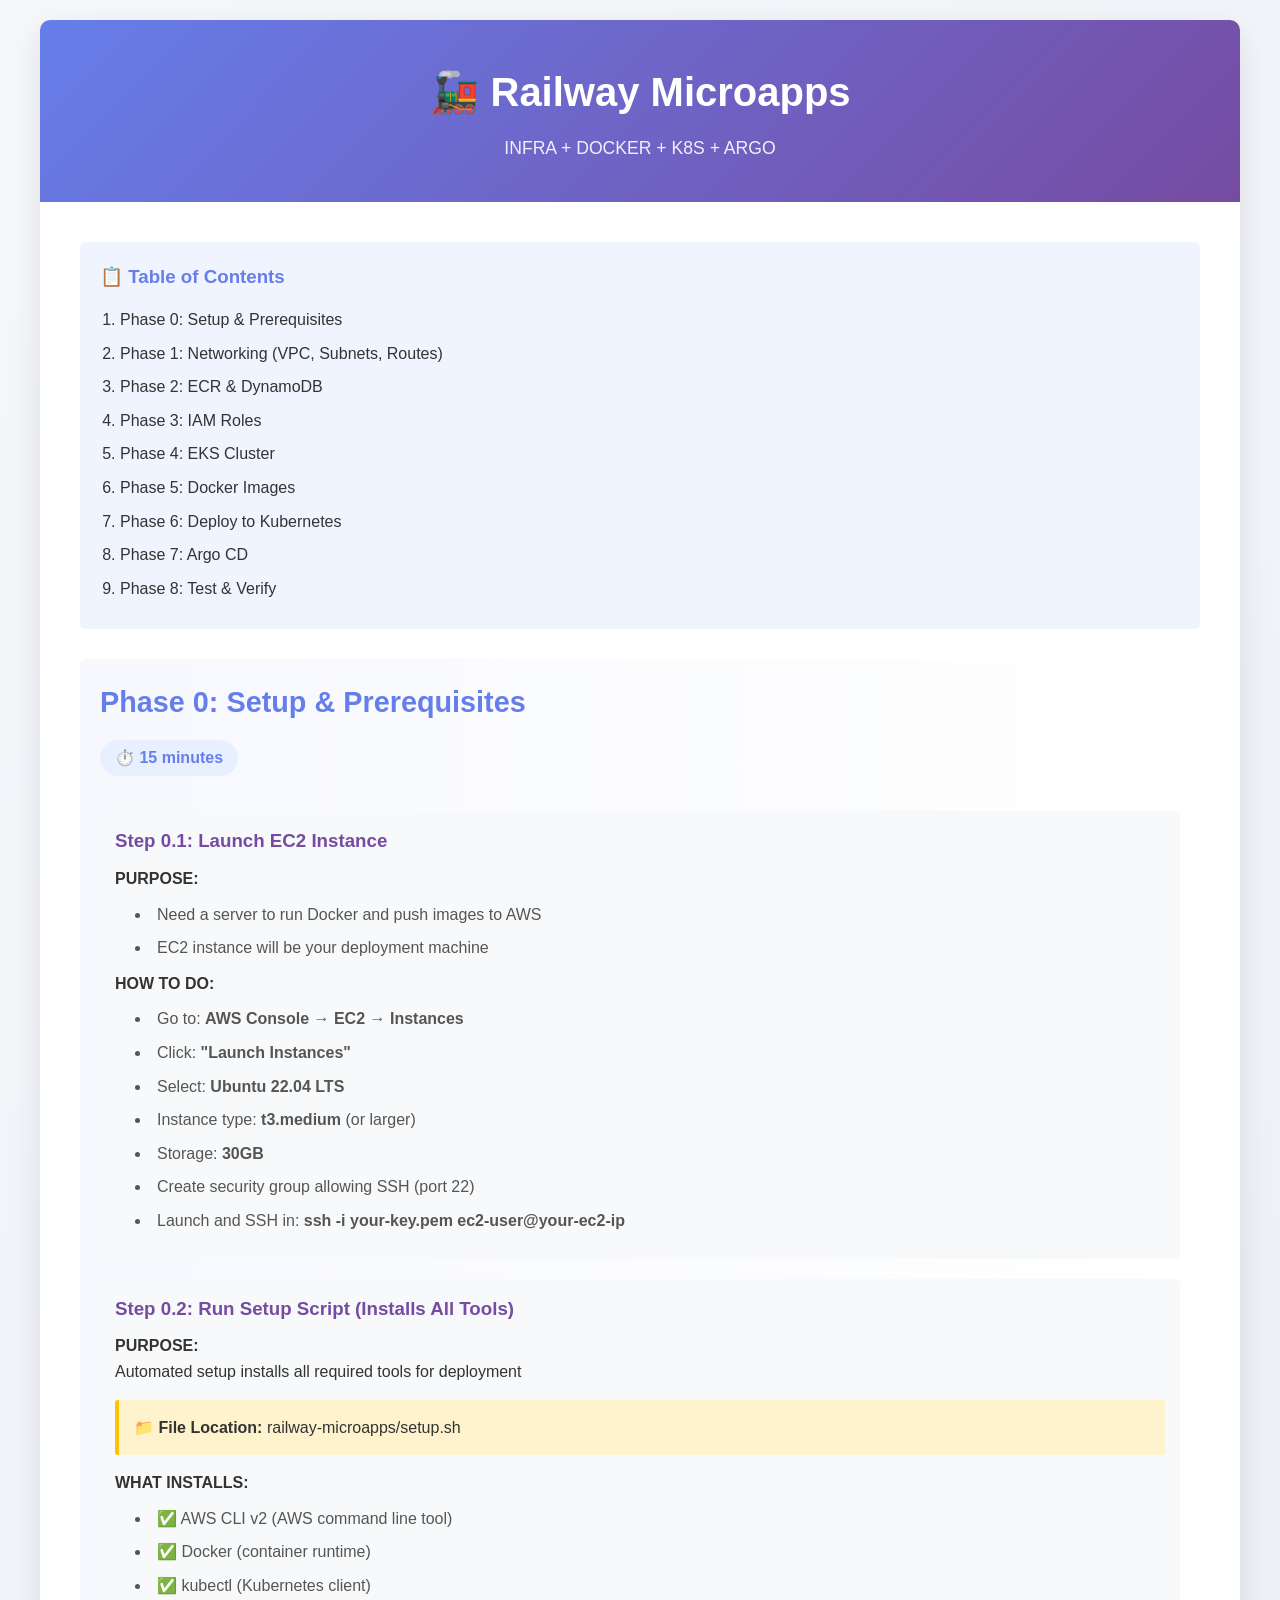
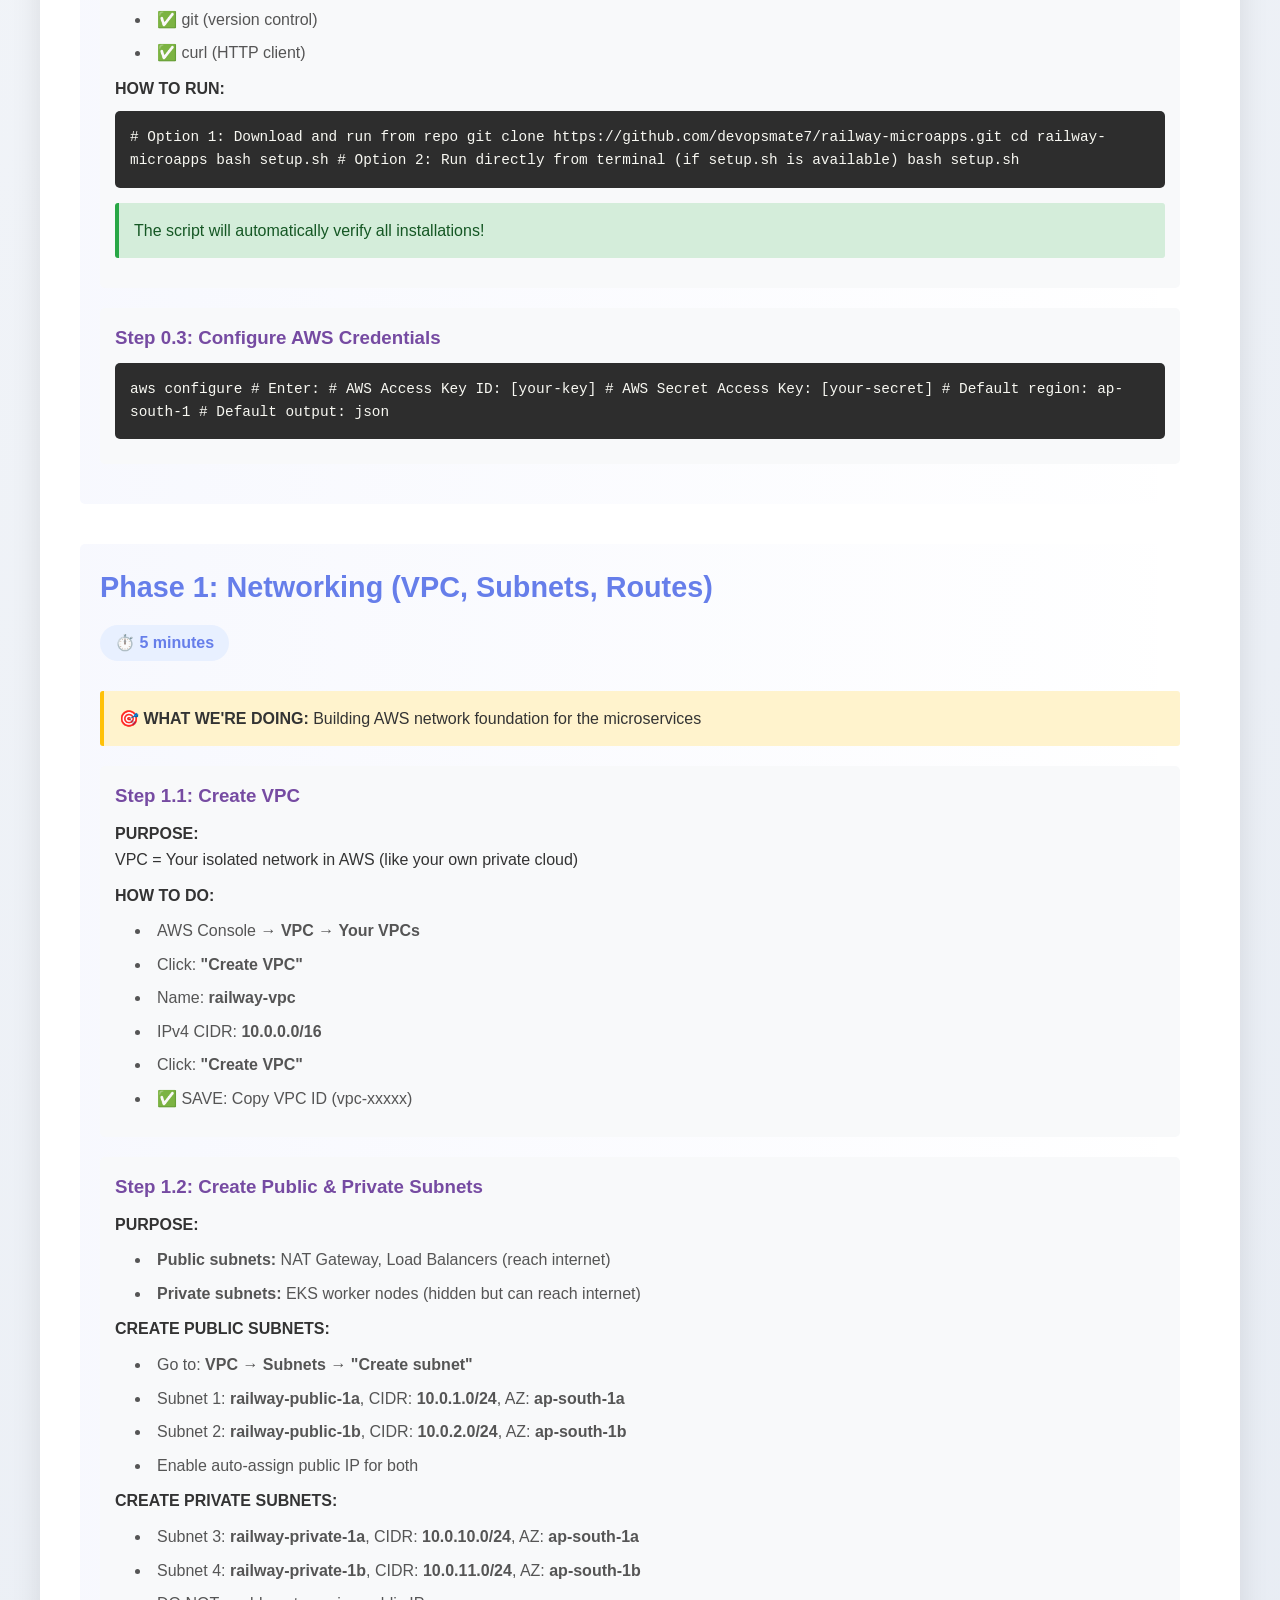
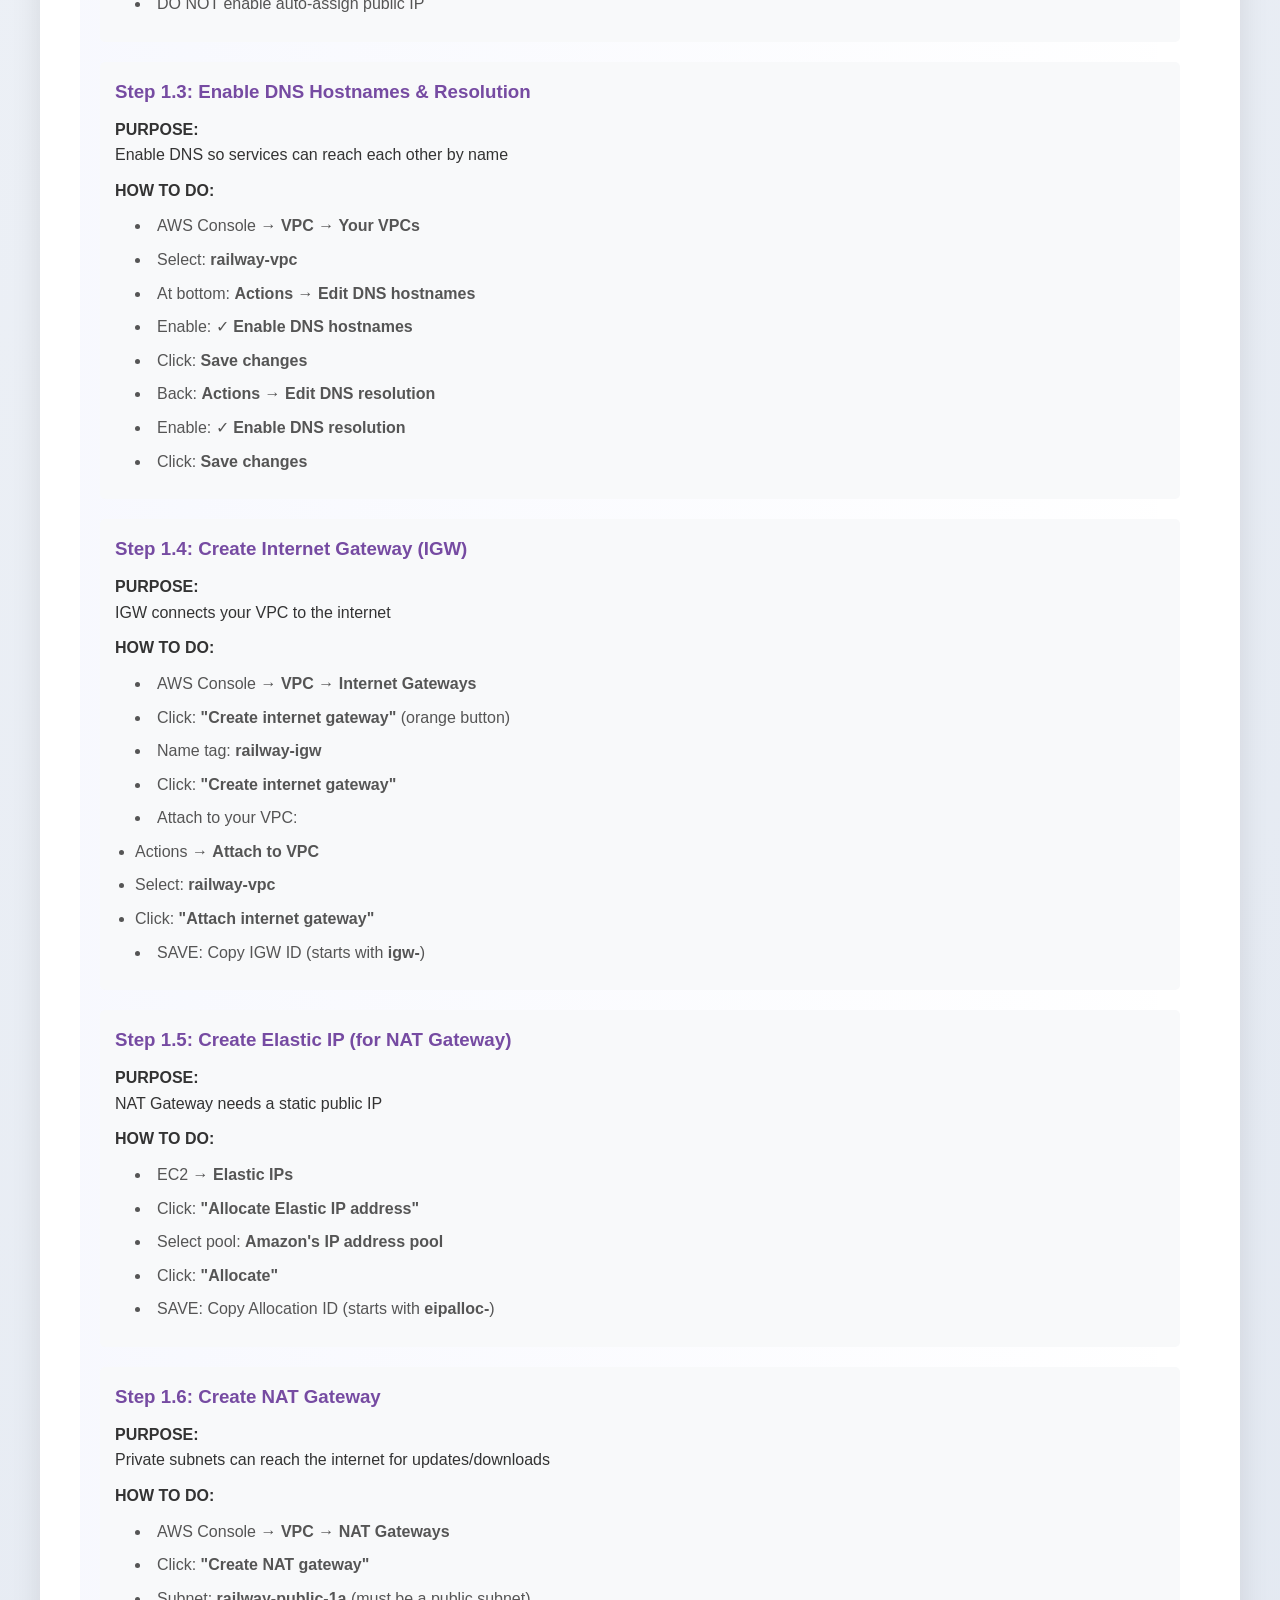
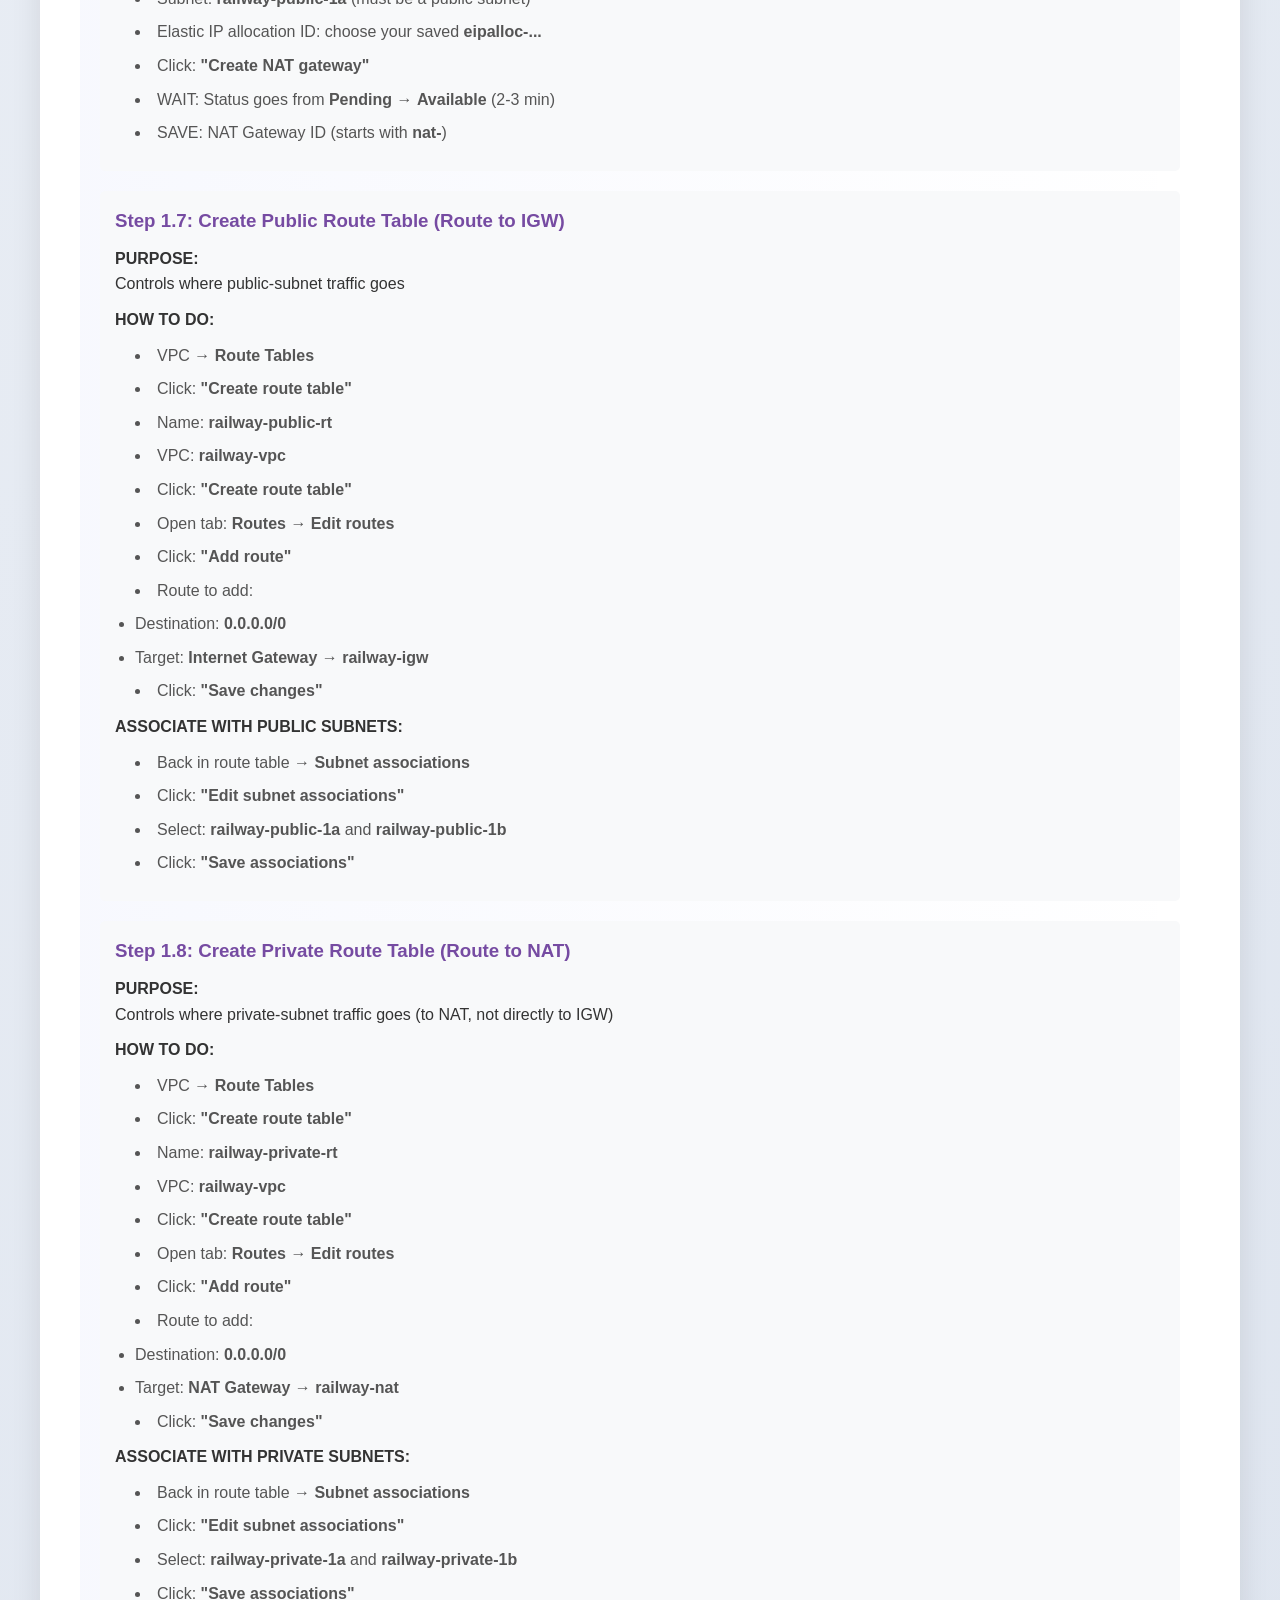
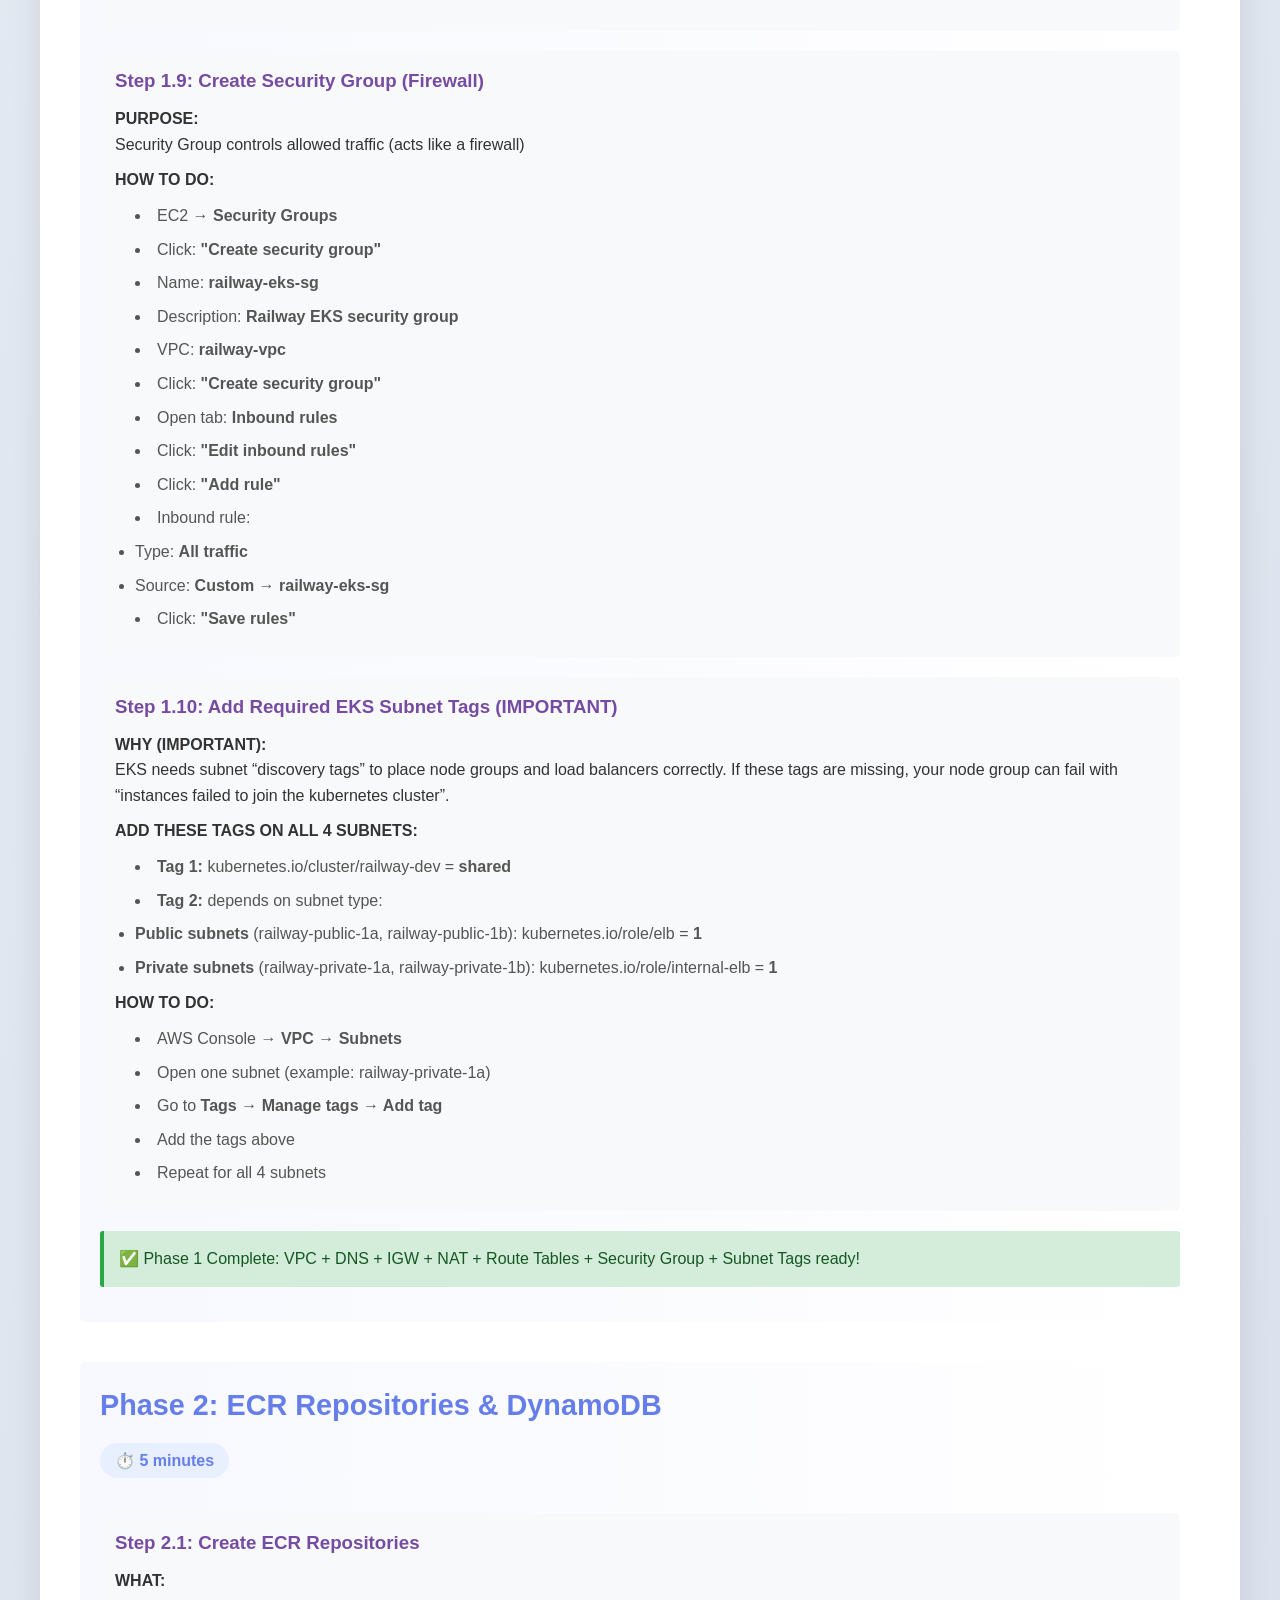
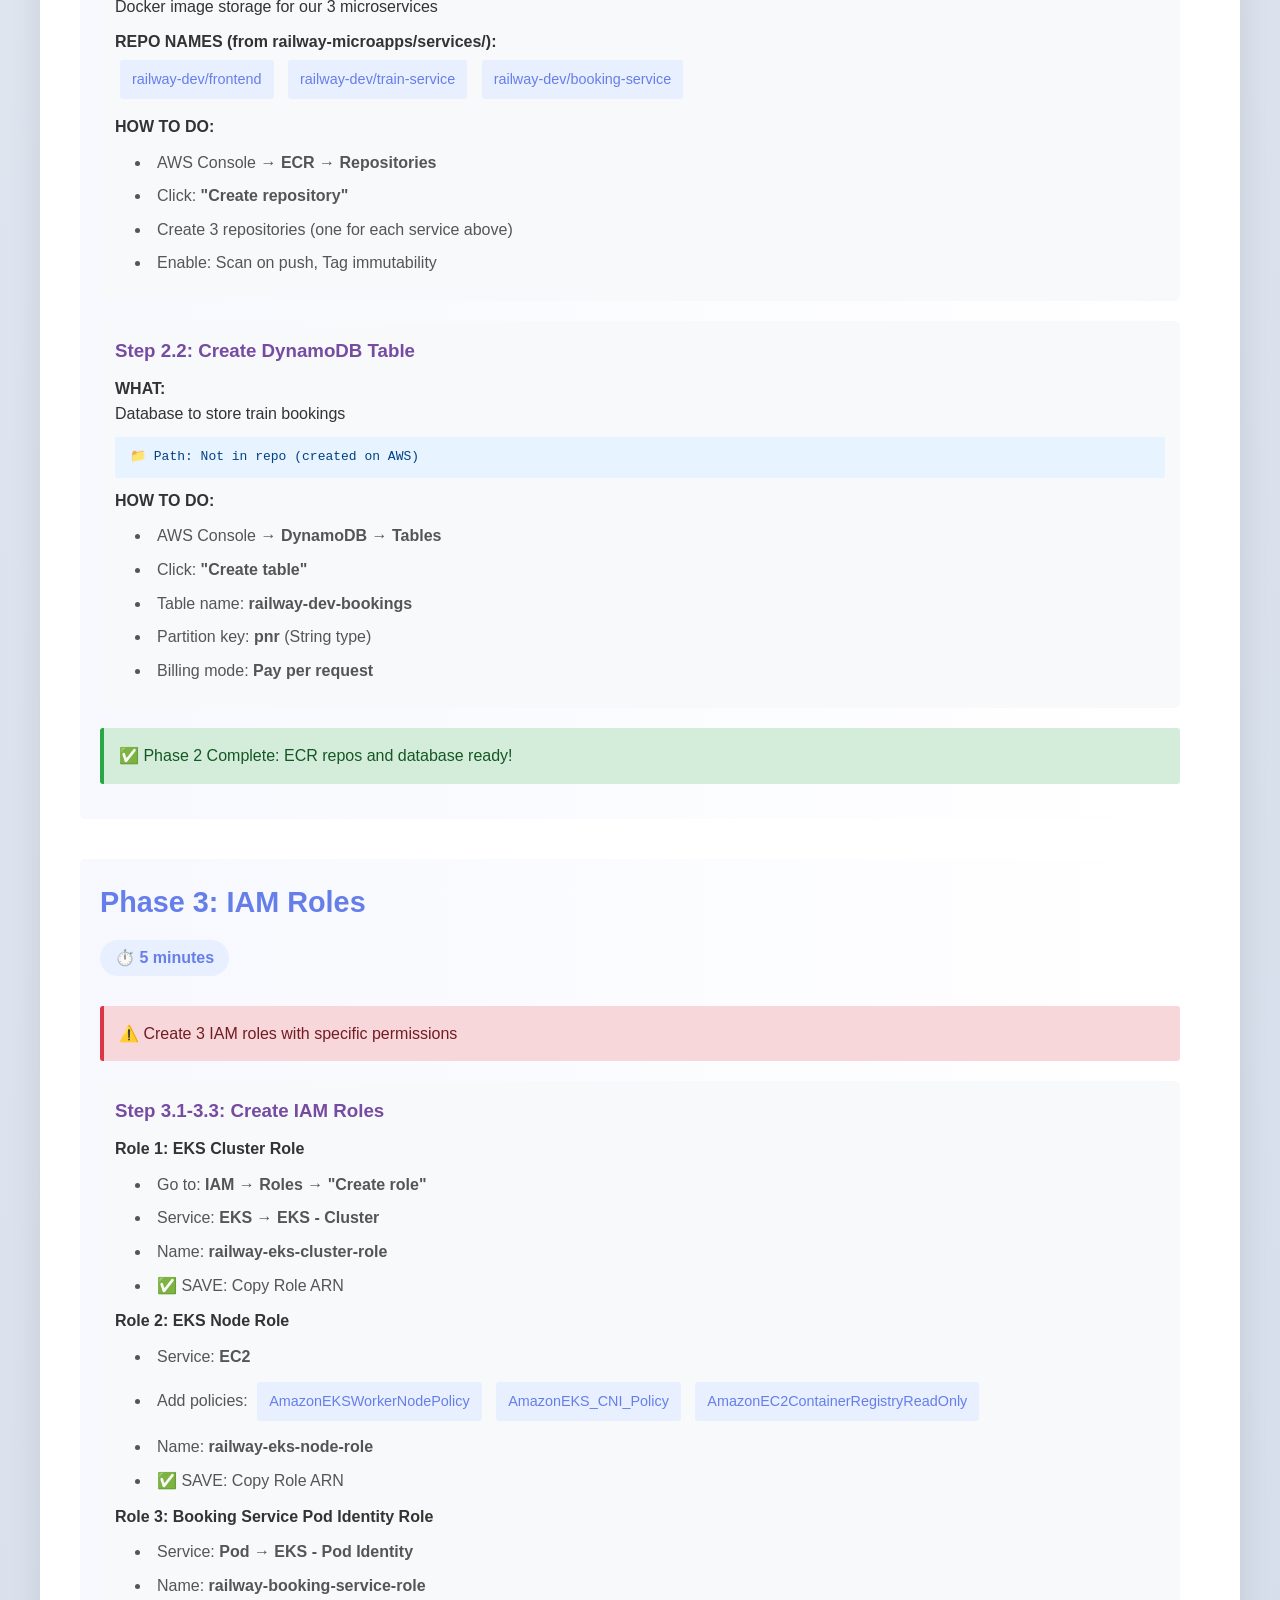
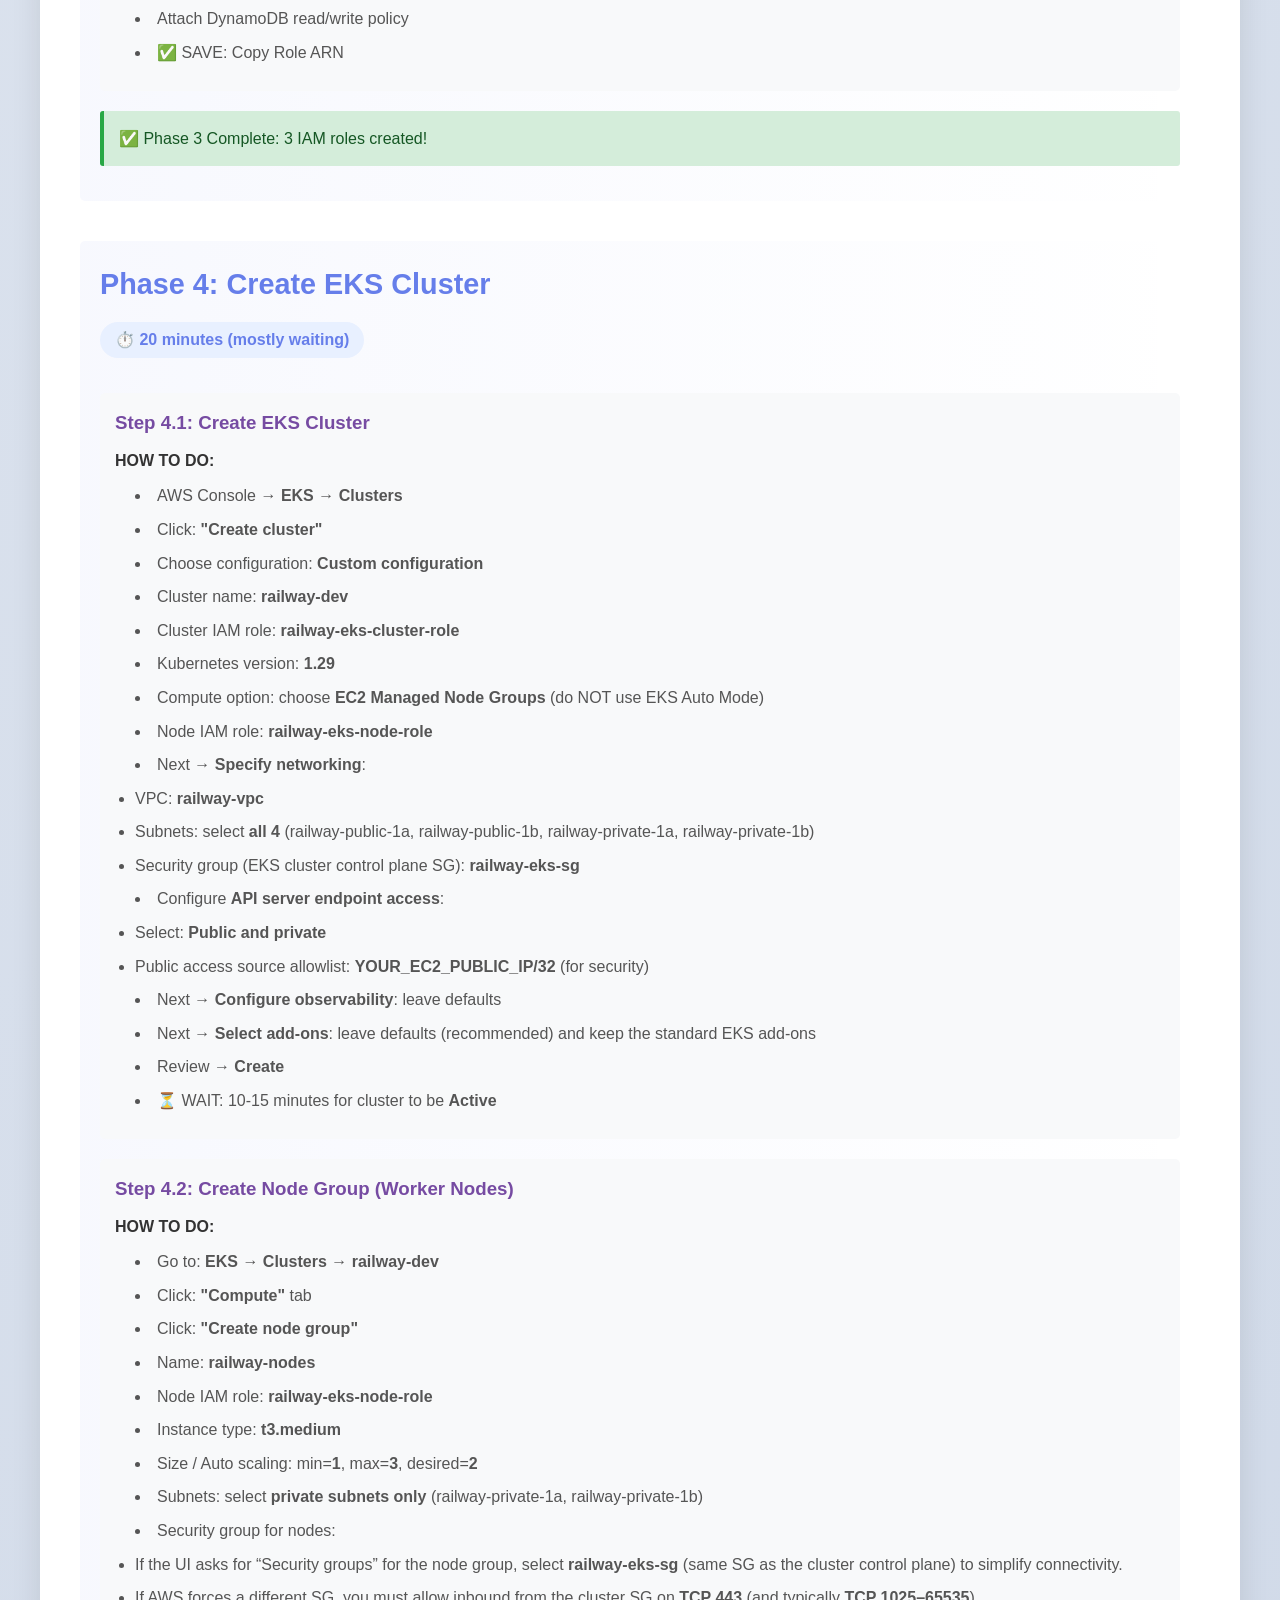
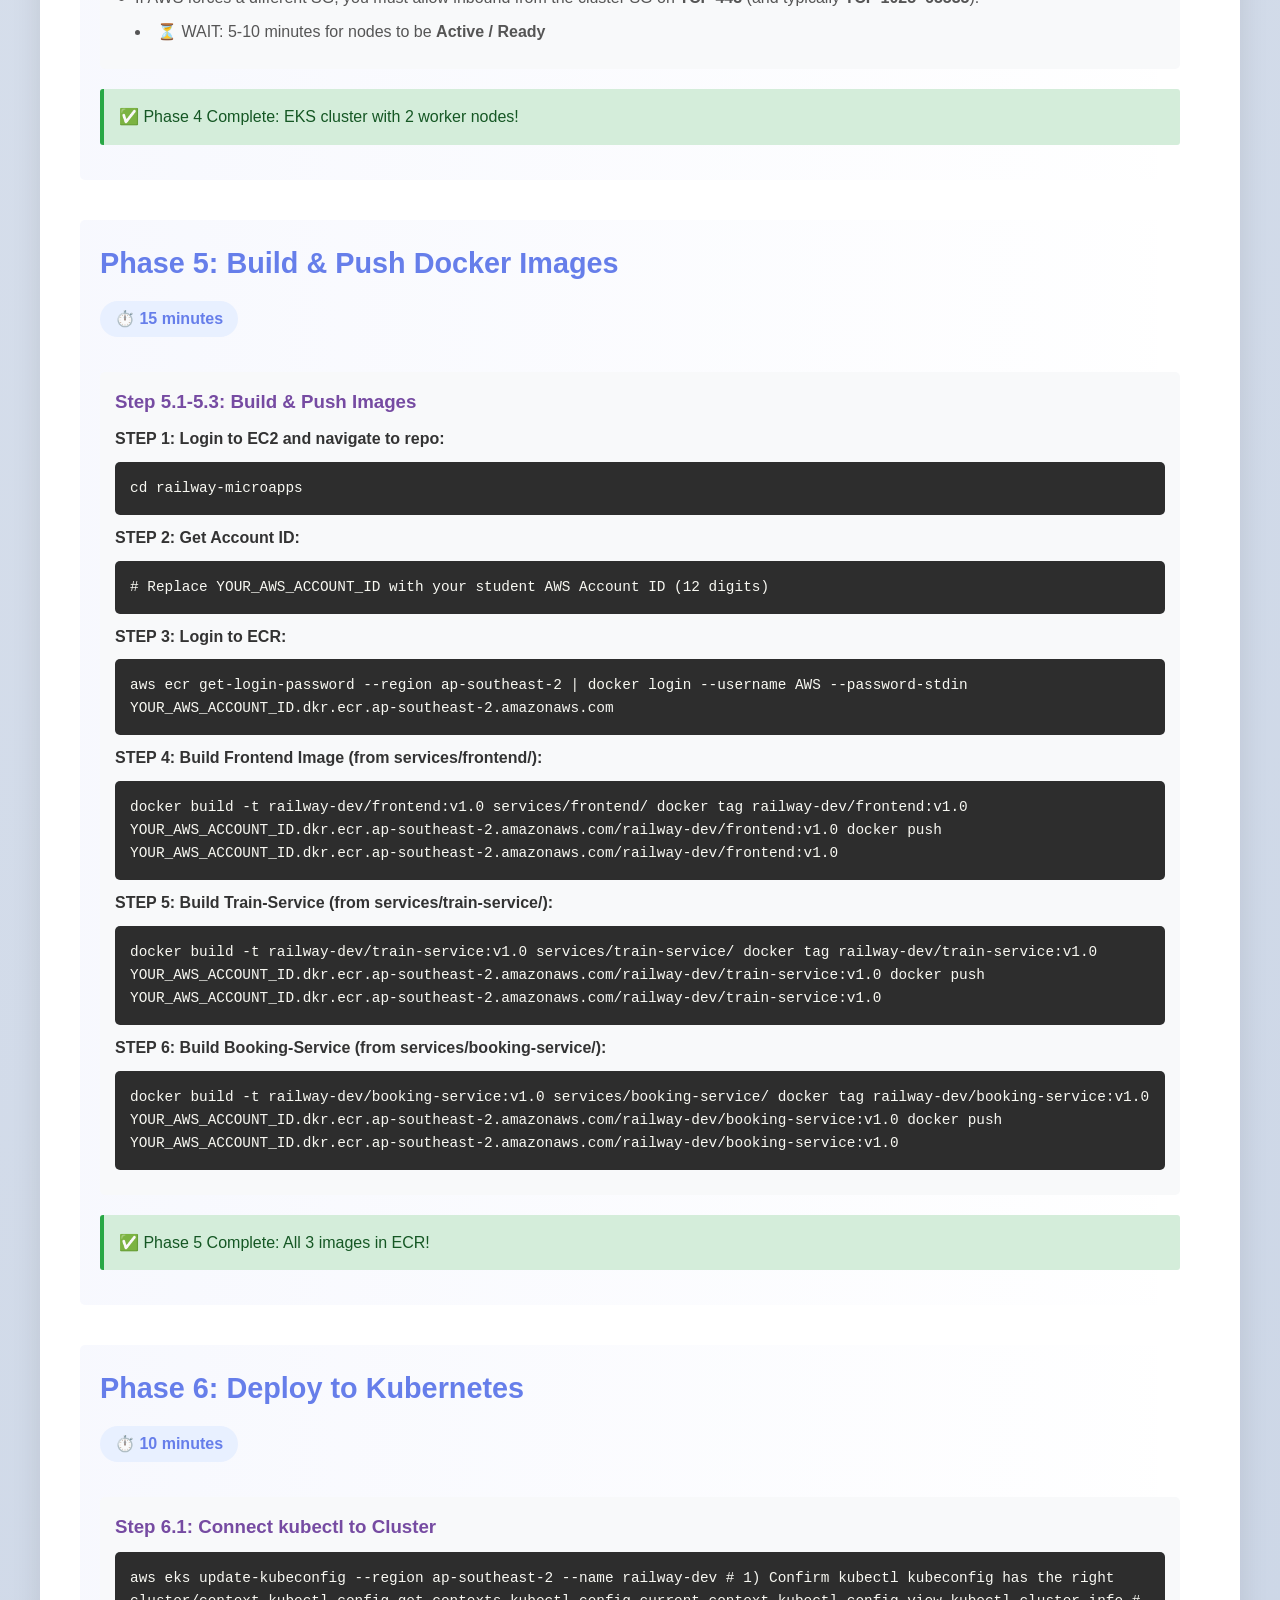
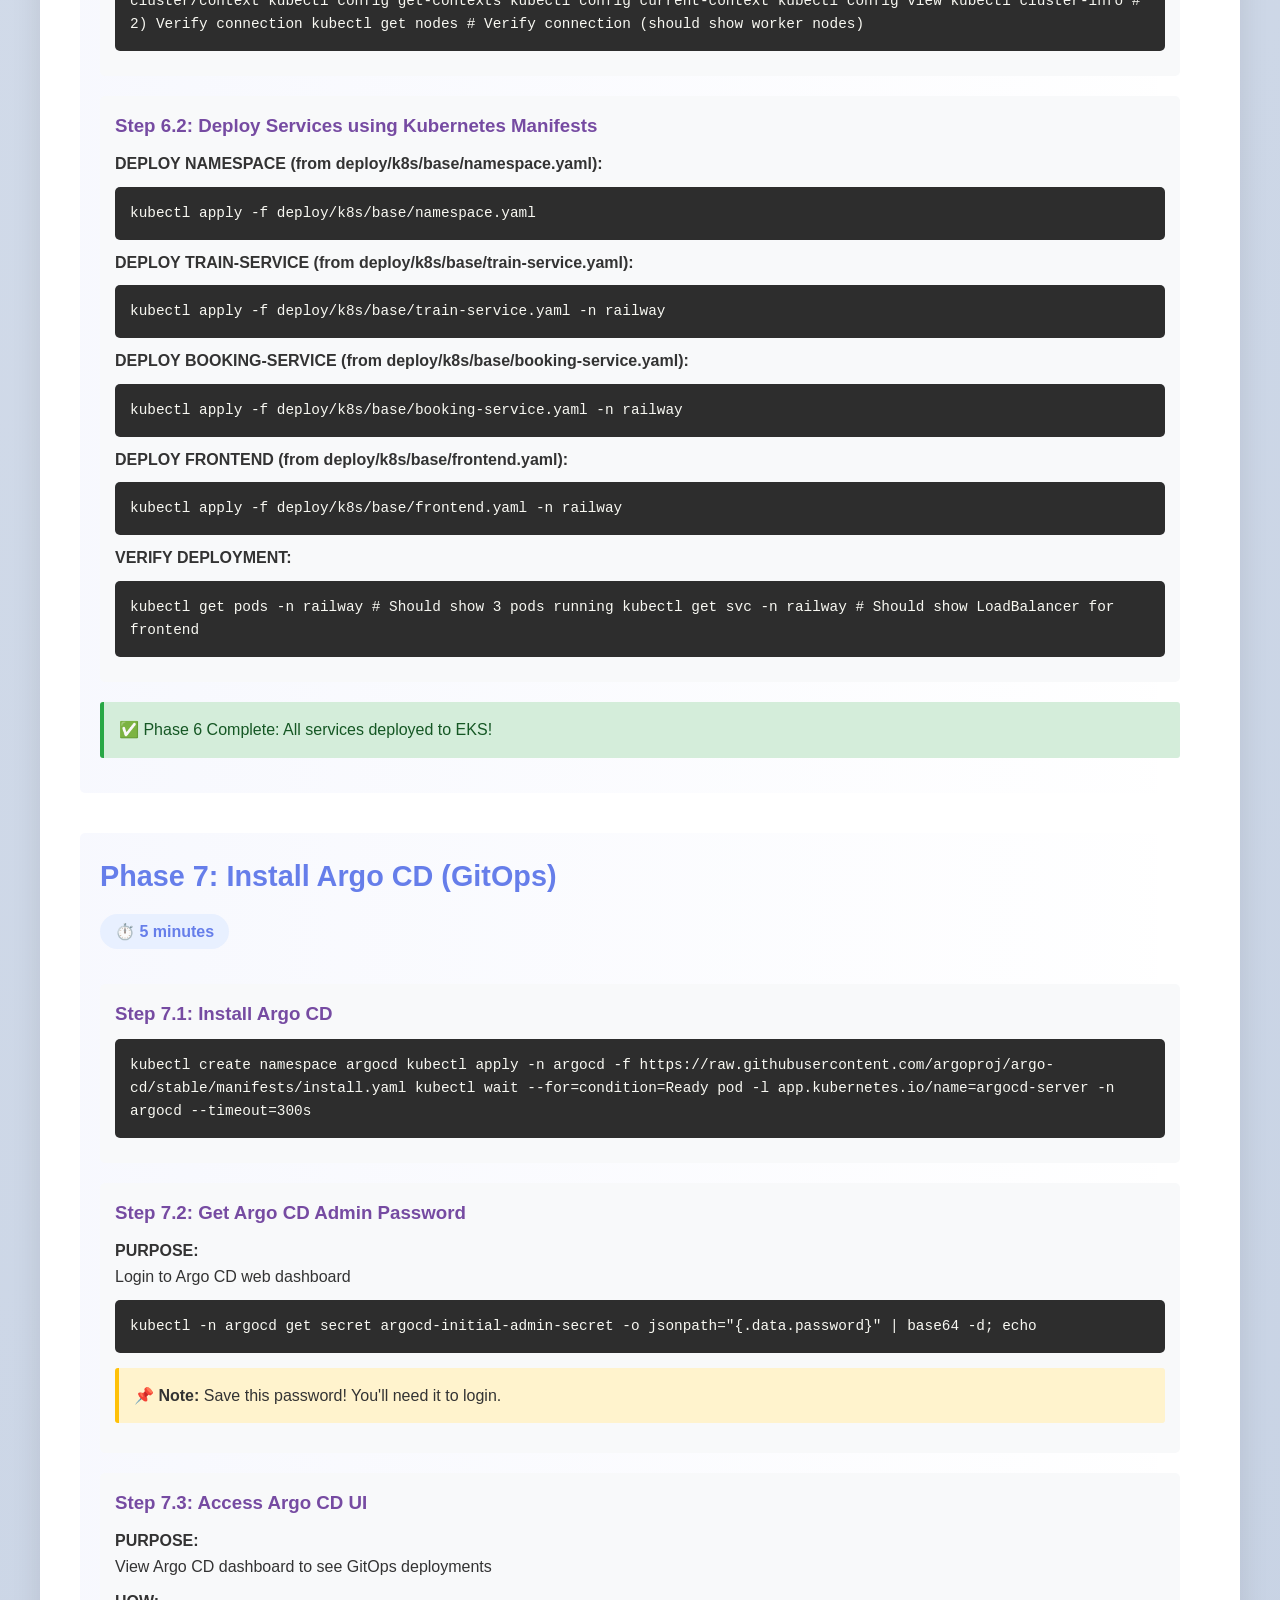
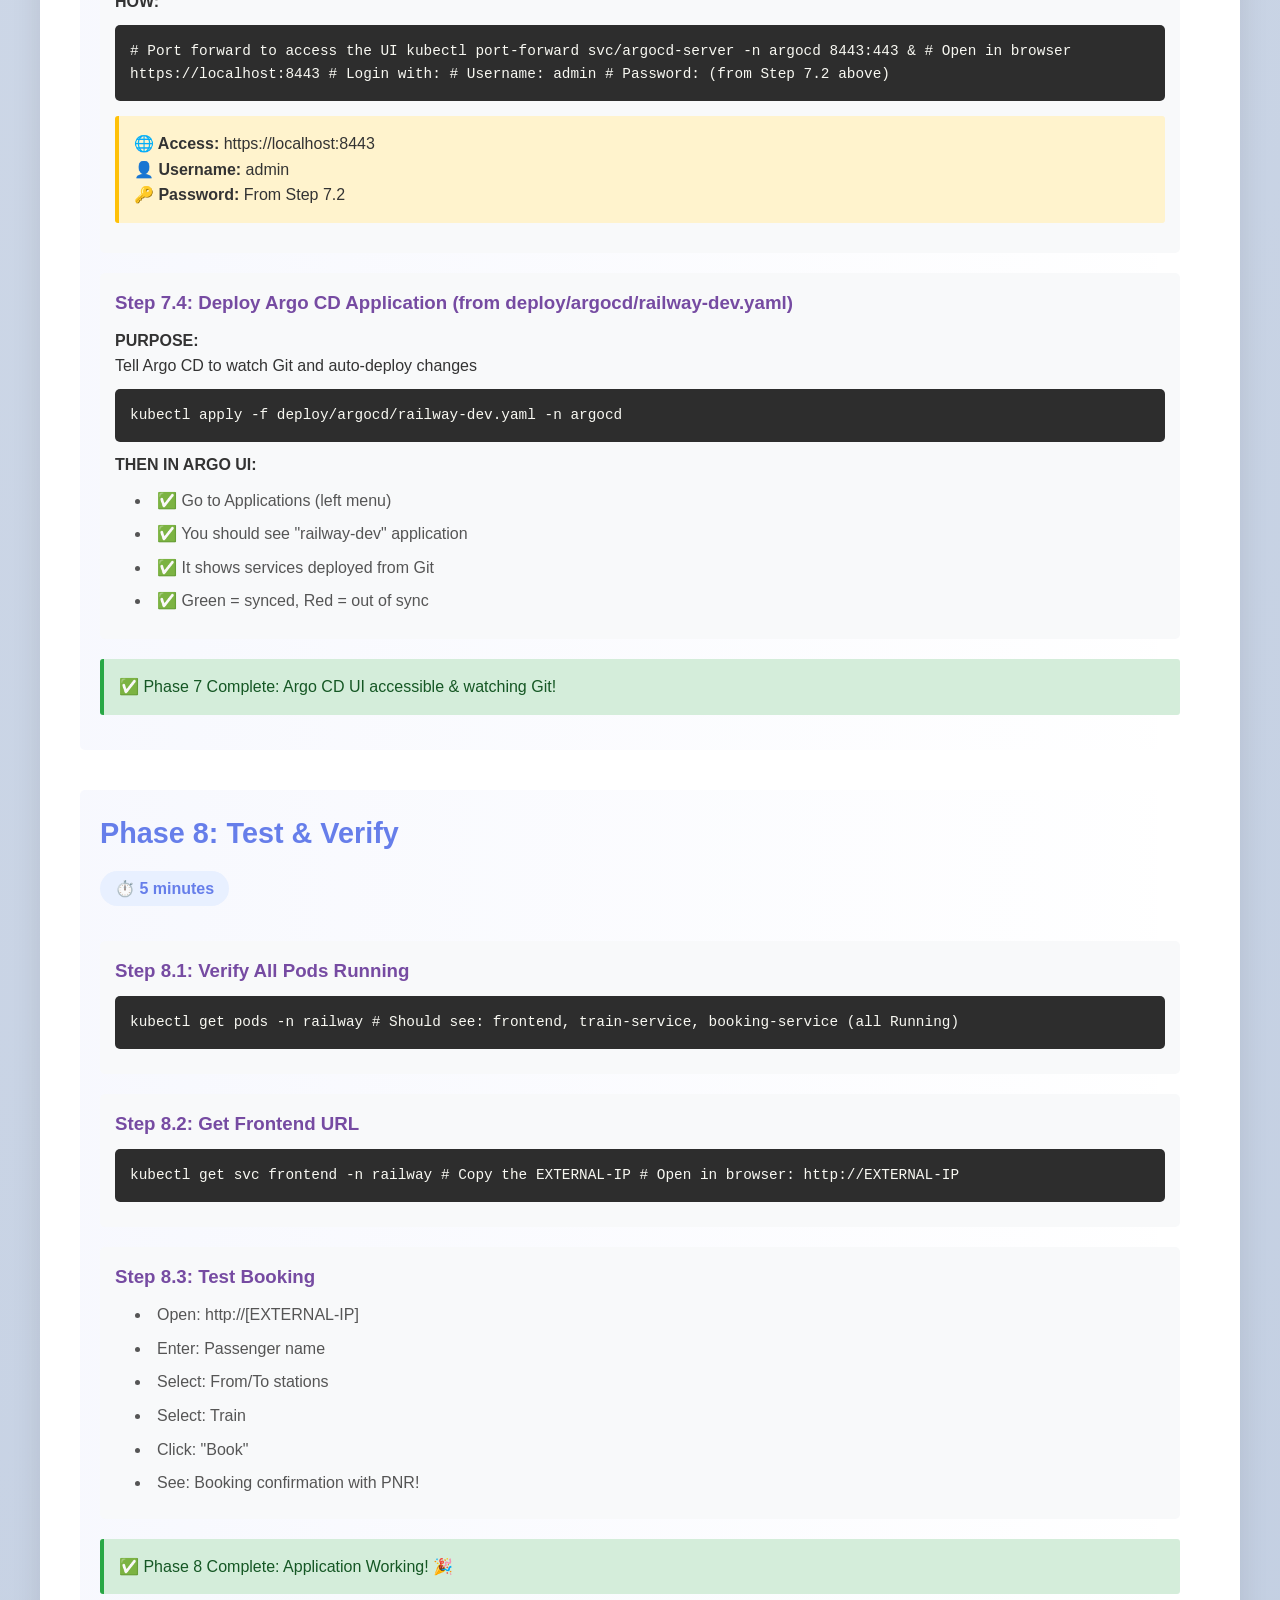
<file: DEPLOYMENT-GUIDE.html>
<!DOCTYPE html>
<html lang="en">
<head>
    <meta charset="UTF-8">
    <meta name="viewport" content="width=device-width, initial-scale=1.0">
    <title>Railway Microapps - Deployment Guide</title>
    <style>
        * {
            margin: 0;
            padding: 0;
            box-sizing: border-box;
        }
        
        body {
            font-family: 'Segoe UI', Tahoma, Geneva, Verdana, sans-serif;
            background: linear-gradient(135deg, #f5f7fa 0%, #c3cfe2 100%);
            color: #333;
            line-height: 1.6;
            padding: 20px;
        }
        
        .container {
            max-width: 1200px;
            margin: 0 auto;
            background: white;
            border-radius: 10px;
            box-shadow: 0 10px 30px rgba(0,0,0,0.1);
            overflow: hidden;
        }
        
        header {
            background: linear-gradient(135deg, #667eea 0%, #764ba2 100%);
            color: white;
            padding: 40px 20px;
            text-align: center;
        }
        
        header h1 {
            font-size: 2.5em;
            margin-bottom: 10px;
        }
        
        header p {
            font-size: 1.1em;
            opacity: 0.9;
        }
        
        .content {
            padding: 40px;
        }
        
        .phase {
            margin-bottom: 40px;
            background: linear-gradient(to right, rgba(102, 126, 234, 0.05), transparent);
            padding: 20px;
            border-radius: 5px;
        }
        
        .phase h2 {
            color: #667eea;
            margin-bottom: 15px;
            font-size: 1.8em;
        }
        
        .phase-time {
            background: #e8f0ff;
            color: #667eea;
            display: inline-block;
            padding: 5px 15px;
            border-radius: 20px;
            font-weight: bold;
            margin-bottom: 15px;
        }
        
        .step {
            margin: 20px 0;
            padding: 15px;
            background: #f8f9fa;
            border-radius: 5px;
        }
        
        .step h3 {
            color: #764ba2;
            margin-bottom: 10px;
        }
        
        .step-content {
            margin: 10px 0;
        }
        
        .section-title {
            font-weight: bold;
            color: #333;
            margin-top: 10px;
        }
        
        .command-block {
            background: #2d2d2d;
            color: #f8f8f2;
            padding: 15px;
            border-radius: 5px;
            margin: 10px 0;
            font-family: 'Courier New', monospace;
            overflow-x: auto;
            font-size: 0.9em;
        }
        
        .list {
            margin-left: 20px;
            margin-top: 10px;
        }
        
        .list li {
            margin: 8px 0;
            color: #555;
        }
        
        .highlight {
            background: #fff3cd;
            padding: 15px;
            border-left: 4px solid #ffc107;
            border-radius: 3px;
            margin: 15px 0;
        }
        
        .success {
            background: #d4edda;
            padding: 15px;
            border-left: 4px solid #28a745;
            border-radius: 3px;
            margin: 15px 0;
            color: #155724;
        }
        
        .repo-path {
            background: #e7f3ff;
            padding: 10px 15px;
            border-radius: 3px;
            color: #004085;
            margin: 10px 0;
            font-family: monospace;
        }
        
        .toc {
            background: #f0f4ff;
            padding: 20px;
            border-radius: 5px;
            margin-bottom: 30px;
        }
        
        .toc h3 {
            color: #667eea;
            margin-bottom: 15px;
        }
        
        .toc ol {
            margin-left: 20px;
        }
        
        .toc li {
            margin: 8px 0;
        }
        
        footer {
            background: #f5f7fa;
            padding: 20px;
            text-align: center;
            color: #666;
            border-top: 1px solid #eee;
        }
        
        .tab {
            display: inline-block;
            margin: 5px;
            padding: 8px 12px;
            background: #e8f0ff;
            color: #667eea;
            border-radius: 3px;
            font-size: 0.9em;
        }
        
        .warning {
            background: #f8d7da;
            padding: 15px;
            border-left: 4px solid #dc3545;
            border-radius: 3px;
            margin: 15px 0;
            color: #721c24;
        }
    </style>
</head>
<body>
    <div class="container">
        <header>
            <h1>🚂 Railway Microapps</h1>
            <p>INFRA + DOCKER + K8S + ARGO</p>
        </header>
        
        <div class="content">
            <div class="toc">
                <h3>📋 Table of Contents</h3>
                <ol>
                    <li>Phase 0: Setup & Prerequisites</li>
                    <li>Phase 1: Networking (VPC, Subnets, Routes)</li>
                    <li>Phase 2: ECR & DynamoDB</li>
                    <li>Phase 3: IAM Roles</li>
                    <li>Phase 4: EKS Cluster</li>
                    <li>Phase 5: Docker Images</li>
                    <li>Phase 6: Deploy to Kubernetes</li>
                    <li>Phase 7: Argo CD</li>
                    <li>Phase 8: Test & Verify</li>
                </ol>
            </div>

            <!-- PHASE 0 -->
            <div class="phase">
                <h2>Phase 0: Setup & Prerequisites</h2>
                <div class="phase-time">⏱️ 15 minutes</div>
                
                <div class="step">
                    <h3>Step 0.1: Launch EC2 Instance</h3>
                    <div class="step-content">
                        <div class="section-title">PURPOSE:</div>
                        <div class="list">
                            <li>Need a server to run Docker and push images to AWS</li>
                            <li>EC2 instance will be your deployment machine</li>
                        </div>
                        
                        <div class="section-title">HOW TO DO:</div>
                        <div class="list">
                            <li>Go to: <strong>AWS Console → EC2 → Instances</strong></li>
                            <li>Click: <strong>"Launch Instances"</strong></li>
                            <li>Select: <strong>Ubuntu 22.04 LTS</strong></li>
                            <li>Instance type: <strong>t3.medium</strong> (or larger)</li>
                            <li>Storage: <strong>30GB</strong></li>
                            <li>Create security group allowing SSH (port 22)</li>
                            <li>Launch and SSH in: <strong>ssh -i your-key.pem ec2-user@your-ec2-ip</strong></li>
                        </div>
                    </div>
                </div>

                <div class="step">
                    <h3>Step 0.2: Run Setup Script (Installs All Tools)</h3>
                    <div class="step-content">
                        <div class="section-title">PURPOSE:</div>
                        <p>Automated setup installs all required tools for deployment</p>
                        
                        <div class="highlight">
                            <strong>📁 File Location:</strong> railway-microapps/setup.sh
                        </div>
                        
                        <div class="section-title">WHAT INSTALLS:</div>
                        <div class="list">
                            <li>✅ AWS CLI v2 (AWS command line tool)</li>
                            <li>✅ Docker (container runtime)</li>
                            <li>✅ kubectl (Kubernetes client)</li>
                            <li>✅ git (version control)</li>
                            <li>✅ curl (HTTP client)</li>
                        </div>
                        
                        <div class="section-title">HOW TO RUN:</div>
                        <div class="command-block">
# Option 1: Download and run from repo
git clone https://github.com/devopsmate7/railway-microapps.git
cd railway-microapps
bash setup.sh

# Option 2: Run directly from terminal (if setup.sh is available)
bash setup.sh
                        </div>
                        
                        <div class="success">
                            The script will automatically verify all installations!
                        </div>
                    </div>
                </div>

                <div class="step">
                    <h3>Step 0.3: Configure AWS Credentials</h3>
                    <div class="step-content">
                        <div class="command-block">
aws configure

# Enter:
# AWS Access Key ID: [your-key]
# AWS Secret Access Key: [your-secret]
# Default region: ap-south-1
# Default output: json
                        </div>
                    </div>
                </div>
            </div>

            <!-- PHASE 1 -->
            <div class="phase">
                <h2>Phase 1: Networking (VPC, Subnets, Routes)</h2>
                <div class="phase-time">⏱️ 5 minutes</div>
                
                <div class="highlight">
                    <strong>🎯 WHAT WE'RE DOING:</strong> Building AWS network foundation for the microservices
                </div>

                <div class="step">
                    <h3>Step 1.1: Create VPC</h3>
                    <div class="step-content">
                        <div class="section-title">PURPOSE:</div>
                        <p>VPC = Your isolated network in AWS (like your own private cloud)</p>
                        
                        <div class="section-title">HOW TO DO:</div>
                        <div class="list">
                            <li>AWS Console → <strong>VPC → Your VPCs</strong></li>
                            <li>Click: <strong>"Create VPC"</strong></li>
                            <li>Name: <strong>railway-vpc</strong></li>
                            <li>IPv4 CIDR: <strong>10.0.0.0/16</strong></li>
                            <li>Click: <strong>"Create VPC"</strong></li>
                            <li>✅ SAVE: Copy VPC ID (vpc-xxxxx)</li>
                        </div>
                    </div>
                </div>

                <div class="step">
                    <h3>Step 1.2: Create Public & Private Subnets</h3>
                    <div class="step-content">
                        <div class="section-title">PURPOSE:</div>
                        <div class="list">
                            <li><strong>Public subnets:</strong> NAT Gateway, Load Balancers (reach internet)</li>
                            <li><strong>Private subnets:</strong> EKS worker nodes (hidden but can reach internet)</li>
                        </div>
                        
                        <div class="section-title">CREATE PUBLIC SUBNETS:</div>
                        <div class="list">
                            <li>Go to: <strong>VPC → Subnets → "Create subnet"</strong></li>
                            <li>Subnet 1: <strong>railway-public-1a</strong>, CIDR: <strong>10.0.1.0/24</strong>, AZ: <strong>ap-south-1a</strong></li>
                            <li>Subnet 2: <strong>railway-public-1b</strong>, CIDR: <strong>10.0.2.0/24</strong>, AZ: <strong>ap-south-1b</strong></li>
                            <li>Enable auto-assign public IP for both</li>
                        </div>
                        
                        <div class="section-title">CREATE PRIVATE SUBNETS:</div>
                        <div class="list">
                            <li>Subnet 3: <strong>railway-private-1a</strong>, CIDR: <strong>10.0.10.0/24</strong>, AZ: <strong>ap-south-1a</strong></li>
                            <li>Subnet 4: <strong>railway-private-1b</strong>, CIDR: <strong>10.0.11.0/24</strong>, AZ: <strong>ap-south-1b</strong></li>
                            <li>DO NOT enable auto-assign public IP</li>
                        </div>
                    </div>
                </div>

                <div class="step">
                    <h3>Step 1.3: Enable DNS Hostnames & Resolution</h3>
                    <div class="step-content">
                        <div class="section-title">PURPOSE:</div>
                        <p>Enable DNS so services can reach each other by name</p>
                        
                        <div class="section-title">HOW TO DO:</div>
                        <div class="list">
                            <li>AWS Console → <strong>VPC → Your VPCs</strong></li>
                            <li>Select: <strong>railway-vpc</strong></li>
                            <li>At bottom: <strong>Actions → Edit DNS hostnames</strong></li>
                            <li>Enable: ✓ <strong>Enable DNS hostnames</strong></li>
                            <li>Click: <strong>Save changes</strong></li>
                            <li>Back: <strong>Actions → Edit DNS resolution</strong></li>
                            <li>Enable: ✓ <strong>Enable DNS resolution</strong></li>
                            <li>Click: <strong>Save changes</strong></li>
                        </div>
                    </div>
                </div>

                <div class="step">
                    <h3>Step 1.4: Create Internet Gateway (IGW)</h3>
                    <div class="step-content">
                        <div class="section-title">PURPOSE:</div>
                        <p>IGW connects your VPC to the internet</p>
                        
                        <div class="section-title">HOW TO DO:</div>
                        <div class="list">
                            <li>AWS Console → <strong>VPC → Internet Gateways</strong></li>
                            <li>Click: <strong>"Create internet gateway"</strong> (orange button)</li>
                            <li>Name tag: <strong>railway-igw</strong></li>
                            <li>Click: <strong>"Create internet gateway"</strong></li>
                            <li>Attach to your VPC:
                                <ul>
                                    <li>Actions → <strong>Attach to VPC</strong></li>
                                    <li>Select: <strong>railway-vpc</strong></li>
                                    <li>Click: <strong>"Attach internet gateway"</strong></li>
                                </ul>
                            </li>
                            <li>SAVE: Copy IGW ID (starts with <strong>igw-</strong>)</li>
                        </div>
                    </div>
                </div>

                <div class="step">
                    <h3>Step 1.5: Create Elastic IP (for NAT Gateway)</h3>
                    <div class="step-content">
                        <div class="section-title">PURPOSE:</div>
                        <p>NAT Gateway needs a static public IP</p>

                        <div class="section-title">HOW TO DO:</div>
                        <div class="list">
                            <li>EC2 → <strong>Elastic IPs</strong></li>
                            <li>Click: <strong>"Allocate Elastic IP address"</strong></li>
                            <li>Select pool: <strong>Amazon's IP address pool</strong></li>
                            <li>Click: <strong>"Allocate"</strong></li>
                            <li>SAVE: Copy Allocation ID (starts with <strong>eipalloc-</strong>)</li>
                        </div>
                    </div>
                </div>

                <div class="step">
                    <h3>Step 1.6: Create NAT Gateway</h3>
                    <div class="step-content">
                        <div class="section-title">PURPOSE:</div>
                        <p>Private subnets can reach the internet for updates/downloads</p>

                        <div class="section-title">HOW TO DO:</div>
                        <div class="list">
                            <li>AWS Console → <strong>VPC → NAT Gateways</strong></li>
                            <li>Click: <strong>"Create NAT gateway"</strong></li>
                            <li>Subnet: <strong>railway-public-1a</strong> (must be a public subnet)</li>
                            <li>Elastic IP allocation ID: choose your saved <strong>eipalloc-...</strong></li>
                            <li>Click: <strong>"Create NAT gateway"</strong></li>
                            <li>WAIT: Status goes from <strong>Pending</strong> → <strong>Available</strong> (2-3 min)</li>
                            <li>SAVE: NAT Gateway ID (starts with <strong>nat-</strong>)</li>
                        </div>
                    </div>
                </div>

                <div class="step">
                    <h3>Step 1.7: Create Public Route Table (Route to IGW)</h3>
                    <div class="step-content">
                        <div class="section-title">PURPOSE:</div>
                        <p>Controls where public-subnet traffic goes</p>

                        <div class="section-title">HOW TO DO:</div>
                        <div class="list">
                            <li>VPC → <strong>Route Tables</strong></li>
                            <li>Click: <strong>"Create route table"</strong></li>
                            <li>Name: <strong>railway-public-rt</strong></li>
                            <li>VPC: <strong>railway-vpc</strong></li>
                            <li>Click: <strong>"Create route table"</strong></li>
                            <li>Open tab: <strong>Routes</strong> → <strong>Edit routes</strong></li>
                            <li>Click: <strong>"Add route"</strong></li>
                            <li>
                                Route to add:
                                <ul>
                                    <li>Destination: <strong>0.0.0.0/0</strong></li>
                                    <li>Target: <strong>Internet Gateway → railway-igw</strong></li>
                                </ul>
                            </li>
                            <li>Click: <strong>"Save changes"</strong></li>
                        </div>

                        <div class="section-title">ASSOCIATE WITH PUBLIC SUBNETS:</div>
                        <div class="list">
                            <li>Back in route table → <strong>Subnet associations</strong></li>
                            <li>Click: <strong>"Edit subnet associations"</strong></li>
                            <li>Select: <strong>railway-public-1a</strong> and <strong>railway-public-1b</strong></li>
                            <li>Click: <strong>"Save associations"</strong></li>
                        </div>
                    </div>
                </div>

                <div class="step">
                    <h3>Step 1.8: Create Private Route Table (Route to NAT)</h3>
                    <div class="step-content">
                        <div class="section-title">PURPOSE:</div>
                        <p>Controls where private-subnet traffic goes (to NAT, not directly to IGW)</p>

                        <div class="section-title">HOW TO DO:</div>
                        <div class="list">
                            <li>VPC → <strong>Route Tables</strong></li>
                            <li>Click: <strong>"Create route table"</strong></li>
                            <li>Name: <strong>railway-private-rt</strong></li>
                            <li>VPC: <strong>railway-vpc</strong></li>
                            <li>Click: <strong>"Create route table"</strong></li>
                            <li>Open tab: <strong>Routes</strong> → <strong>Edit routes</strong></li>
                            <li>Click: <strong>"Add route"</strong></li>
                            <li>
                                Route to add:
                                <ul>
                                    <li>Destination: <strong>0.0.0.0/0</strong></li>
                                    <li>Target: <strong>NAT Gateway → railway-nat</strong></li>
                                </ul>
                            </li>
                            <li>Click: <strong>"Save changes"</strong></li>
                        </div>

                        <div class="section-title">ASSOCIATE WITH PRIVATE SUBNETS:</div>
                        <div class="list">
                            <li>Back in route table → <strong>Subnet associations</strong></li>
                            <li>Click: <strong>"Edit subnet associations"</strong></li>
                            <li>Select: <strong>railway-private-1a</strong> and <strong>railway-private-1b</strong></li>
                            <li>Click: <strong>"Save associations"</strong></li>
                        </div>
                    </div>
                </div>

                <div class="step">
                    <h3>Step 1.9: Create Security Group (Firewall)</h3>
                    <div class="step-content">
                        <div class="section-title">PURPOSE:</div>
                        <p>Security Group controls allowed traffic (acts like a firewall)</p>

                        <div class="section-title">HOW TO DO:</div>
                        <div class="list">
                            <li>EC2 → <strong>Security Groups</strong></li>
                            <li>Click: <strong>"Create security group"</strong></li>
                            <li>Name: <strong>railway-eks-sg</strong></li>
                            <li>Description: <strong>Railway EKS security group</strong></li>
                            <li>VPC: <strong>railway-vpc</strong></li>
                            <li>Click: <strong>"Create security group"</strong></li>
                            <li>Open tab: <strong>Inbound rules</strong></li>
                            <li>Click: <strong>"Edit inbound rules"</strong></li>
                            <li>Click: <strong>"Add rule"</strong></li>
                            <li>
                                Inbound rule:
                                <ul>
                                    <li>Type: <strong>All traffic</strong></li>
                                    <li>Source: <strong>Custom → railway-eks-sg</strong></li>
                                </ul>
                            </li>
                            <li>Click: <strong>"Save rules"</strong></li>
                        </div>
                    </div>
                </div>

                <div class="step">
                    <h3>Step 1.10: Add Required EKS Subnet Tags (IMPORTANT)</h3>
                    <div class="step-content">
                        <div class="section-title">WHY (IMPORTANT):</div>
                        <p>EKS needs subnet “discovery tags” to place node groups and load balancers correctly. If these tags are missing, your node group can fail with “instances failed to join the kubernetes cluster”.</p>

                        <div class="section-title">ADD THESE TAGS ON ALL 4 SUBNETS:</div>
                        <div class="list">
                            <li><strong>Tag 1:</strong> kubernetes.io/cluster/railway-dev = <strong>shared</strong></li>
                            <li>
                                <strong>Tag 2:</strong> depends on subnet type:
                                <ul>
                                    <li><strong>Public subnets</strong> (railway-public-1a, railway-public-1b): kubernetes.io/role/elb = <strong>1</strong></li>
                                    <li><strong>Private subnets</strong> (railway-private-1a, railway-private-1b): kubernetes.io/role/internal-elb = <strong>1</strong></li>
                                </ul>
                            </li>
                        </div>

                        <div class="section-title">HOW TO DO:</div>
                        <div class="list">
                            <li>AWS Console → <strong>VPC → Subnets</strong></li>
                            <li>Open one subnet (example: railway-private-1a)</li>
                            <li>Go to <strong>Tags → Manage tags → Add tag</strong></li>
                            <li>Add the tags above</li>
                            <li>Repeat for all 4 subnets</li>
                        </div>
                    </div>
                </div>

                <div class="success">
                    ✅ Phase 1 Complete: VPC + DNS + IGW + NAT + Route Tables + Security Group + Subnet Tags ready!
                </div>
            </div>

            <!-- PHASE 2 -->
            <div class="phase">
                <h2>Phase 2: ECR Repositories & DynamoDB</h2>
                <div class="phase-time">⏱️ 5 minutes</div>
                
                <div class="step">
                    <h3>Step 2.1: Create ECR Repositories</h3>
                    <div class="step-content">
                        <div class="section-title">WHAT:</div>
                        <p>Docker image storage for our 3 microservices</p>
                        
                        <div class="section-title">REPO NAMES (from railway-microapps/services/):</div>
                        <div class="tab">railway-dev/frontend</div>
                        <div class="tab">railway-dev/train-service</div>
                        <div class="tab">railway-dev/booking-service</div>
                        
                        <div class="section-title">HOW TO DO:</div>
                        <div class="list">
                            <li>AWS Console → <strong>ECR → Repositories</strong></li>
                            <li>Click: <strong>"Create repository"</strong></li>
                            <li>Create 3 repositories (one for each service above)</li>
                            <li>Enable: Scan on push, Tag immutability</li>
                        </div>
                    </div>
                </div>

                <div class="step">
                    <h3>Step 2.2: Create DynamoDB Table</h3>
                    <div class="step-content">
                        <div class="section-title">WHAT:</div>
                        <p>Database to store train bookings</p>
                        
                        <div class="repo-path">
                            📁 Path: Not in repo (created on AWS)
                        </div>
                        
                        <div class="section-title">HOW TO DO:</div>
                        <div class="list">
                            <li>AWS Console → <strong>DynamoDB → Tables</strong></li>
                            <li>Click: <strong>"Create table"</strong></li>
                            <li>Table name: <strong>railway-dev-bookings</strong></li>
                            <li>Partition key: <strong>pnr</strong> (String type)</li>
                            <li>Billing mode: <strong>Pay per request</strong></li>
                        </div>
                    </div>
                </div>

                <div class="success">
                    ✅ Phase 2 Complete: ECR repos and database ready!
                </div>
            </div>

            <!-- PHASE 3 -->
            <div class="phase">
                <h2>Phase 3: IAM Roles</h2>
                <div class="phase-time">⏱️ 5 minutes</div>
                
                <div class="warning">
                    ⚠️ Create 3 IAM roles with specific permissions
                </div>
                
                <div class="step">
                    <h3>Step 3.1-3.3: Create IAM Roles</h3>
                    <div class="step-content">
                        <div class="section-title">Role 1: EKS Cluster Role</div>
                        <div class="list">
                            <li>Go to: <strong>IAM → Roles → "Create role"</strong></li>
                            <li>Service: <strong>EKS → EKS - Cluster</strong></li>
                            <li>Name: <strong>railway-eks-cluster-role</strong></li>
                            <li>✅ SAVE: Copy Role ARN</li>
                        </div>
                        
                        <div class="section-title">Role 2: EKS Node Role</div>
                        <div class="list">
                            <li>Service: <strong>EC2</strong></li>
                            <li>Add policies:
                                <div class="tab">AmazonEKSWorkerNodePolicy</div>
                                <div class="tab">AmazonEKS_CNI_Policy</div>
                                <div class="tab">AmazonEC2ContainerRegistryReadOnly</div>
                            </li>
                            <li>Name: <strong>railway-eks-node-role</strong></li>
                            <li>✅ SAVE: Copy Role ARN</li>
                        </div>
                        
                        <div class="section-title">Role 3: Booking Service Pod Identity Role</div>
                        <div class="list">
                            <li>Service: <strong>Pod → EKS - Pod Identity</strong></li>
                            <li>Name: <strong>railway-booking-service-role</strong></li>
                            <li>Attach DynamoDB read/write policy</li>
                            <li>✅ SAVE: Copy Role ARN</li>
                        </div>
                    </div>
                </div>

                <div class="success">
                    ✅ Phase 3 Complete: 3 IAM roles created!
                </div>
            </div>

            <!-- PHASE 4 -->
            <div class="phase">
                <h2>Phase 4: Create EKS Cluster</h2>
                <div class="phase-time">⏱️ 20 minutes (mostly waiting)</div>
                
                <div class="step">
                    <h3>Step 4.1: Create EKS Cluster</h3>
                    <div class="step-content">
                        <div class="section-title">HOW TO DO:</div>
                        <div class="list">
                            <li>AWS Console → <strong>EKS → Clusters</strong></li>
                            <li>Click: <strong>"Create cluster"</strong></li>
                            <li>Choose configuration: <strong>Custom configuration</strong></li>
                            <li>Cluster name: <strong>railway-dev</strong></li>
                            <li>Cluster IAM role: <strong>railway-eks-cluster-role</strong></li>
                            <li>Kubernetes version: <strong>1.29</strong></li>
                            <li>Compute option: choose <strong>EC2 Managed Node Groups</strong> (do NOT use EKS Auto Mode)</li>
                            <li>Node IAM role: <strong>railway-eks-node-role</strong></li>
                            <li>Next → <strong>Specify networking</strong>:
                                <ul>
                                    <li>VPC: <strong>railway-vpc</strong></li>
                                    <li>Subnets: select <strong>all 4</strong> (railway-public-1a, railway-public-1b, railway-private-1a, railway-private-1b)</li>
                                    <li>Security group (EKS cluster control plane SG): <strong>railway-eks-sg</strong></li>
                                </ul>
                            </li>
                            <li>
                                Configure <strong>API server endpoint access</strong>:
                                <ul>
                                    <li>Select: <strong>Public and private</strong></li>
                                    <li>Public access source allowlist: <strong>YOUR_EC2_PUBLIC_IP/32</strong> (for security)</li>
                                </ul>
                            </li>
                            <li>Next → <strong>Configure observability</strong>: leave defaults</li>
                            <li>Next → <strong>Select add-ons</strong>: leave defaults (recommended) and keep the standard EKS add-ons</li>
                            <li>Review → <strong>Create</strong></li>
                            <li>⏳ WAIT: 10-15 minutes for cluster to be <strong>Active</strong></li>
                        </div>
                    </div>
                </div>

                <div class="step">
                    <h3>Step 4.2: Create Node Group (Worker Nodes)</h3>
                    <div class="step-content">
                        <div class="section-title">HOW TO DO:</div>
                        <div class="list">
                            <li>Go to: <strong>EKS → Clusters → railway-dev</strong></li>
                            <li>Click: <strong>"Compute"</strong> tab</li>
                            <li>Click: <strong>"Create node group"</strong></li>
                            <li>Name: <strong>railway-nodes</strong></li>
                            <li>Node IAM role: <strong>railway-eks-node-role</strong></li>
                            <li>Instance type: <strong>t3.medium</strong></li>
                            <li>Size / Auto scaling: min=<strong>1</strong>, max=<strong>3</strong>, desired=<strong>2</strong></li>
                            <li>Subnets: select <strong>private subnets only</strong> (railway-private-1a, railway-private-1b)</li>
                            <li>
                                Security group for nodes:
                                <ul>
                                    <li>If the UI asks for “Security groups” for the node group, select <strong>railway-eks-sg</strong> (same SG as the cluster control plane) to simplify connectivity.</li>
                                    <li>If AWS forces a different SG, you must allow inbound from the cluster SG on <strong>TCP 443</strong> (and typically <strong>TCP 1025–65535</strong>).</li>
                                </ul>
                            </li>
                            <li>⏳ WAIT: 5-10 minutes for nodes to be <strong>Active / Ready</strong></li>
                        </div>
                    </div>
                </div>

                <div class="success">
                    ✅ Phase 4 Complete: EKS cluster with 2 worker nodes!
                </div>
            </div>

            <!-- PHASE 5 -->
            <div class="phase">
                <h2>Phase 5: Build & Push Docker Images</h2>
                <div class="phase-time">⏱️ 15 minutes</div>
                
                <div class="step">
                    <h3>Step 5.1-5.3: Build & Push Images</h3>
                    <div class="step-content">
                        <div class="section-title">STEP 1: Login to EC2 and navigate to repo:</div>
                        <div class="command-block">
cd railway-microapps
                        </div>
                        
                        <div class="section-title">STEP 2: Get Account ID:</div>
                        <div class="command-block">
# Replace YOUR_AWS_ACCOUNT_ID with your student AWS Account ID (12 digits)
                        </div>
                        
                        <div class="section-title">STEP 3: Login to ECR:</div>
                        <div class="command-block">
aws ecr get-login-password --region ap-southeast-2 | docker login --username AWS --password-stdin YOUR_AWS_ACCOUNT_ID.dkr.ecr.ap-southeast-2.amazonaws.com
                        </div>
                        
                        <div class="section-title">STEP 4: Build Frontend Image (from services/frontend/):</div>
                        <div class="command-block">
docker build -t railway-dev/frontend:v1.0 services/frontend/
docker tag railway-dev/frontend:v1.0 YOUR_AWS_ACCOUNT_ID.dkr.ecr.ap-southeast-2.amazonaws.com/railway-dev/frontend:v1.0
docker push YOUR_AWS_ACCOUNT_ID.dkr.ecr.ap-southeast-2.amazonaws.com/railway-dev/frontend:v1.0
                        </div>
                        
                        <div class="section-title">STEP 5: Build Train-Service (from services/train-service/):</div>
                        <div class="command-block">
docker build -t railway-dev/train-service:v1.0 services/train-service/
docker tag railway-dev/train-service:v1.0 YOUR_AWS_ACCOUNT_ID.dkr.ecr.ap-southeast-2.amazonaws.com/railway-dev/train-service:v1.0
docker push YOUR_AWS_ACCOUNT_ID.dkr.ecr.ap-southeast-2.amazonaws.com/railway-dev/train-service:v1.0
                        </div>
                        
                        <div class="section-title">STEP 6: Build Booking-Service (from services/booking-service/):</div>
                        <div class="command-block">
docker build -t railway-dev/booking-service:v1.0 services/booking-service/
docker tag railway-dev/booking-service:v1.0 YOUR_AWS_ACCOUNT_ID.dkr.ecr.ap-southeast-2.amazonaws.com/railway-dev/booking-service:v1.0
docker push YOUR_AWS_ACCOUNT_ID.dkr.ecr.ap-southeast-2.amazonaws.com/railway-dev/booking-service:v1.0
                        </div>
                    </div>
                </div>

                <div class="success">
                    ✅ Phase 5 Complete: All 3 images in ECR!
                </div>
            </div>

            <!-- PHASE 6 -->
            <div class="phase">
                <h2>Phase 6: Deploy to Kubernetes</h2>
                <div class="phase-time">⏱️ 10 minutes</div>
                
                <div class="step">
                    <h3>Step 6.1: Connect kubectl to Cluster</h3>
                    <div class="command-block">
aws eks update-kubeconfig --region ap-southeast-2 --name railway-dev

# 1) Confirm kubectl kubeconfig has the right cluster/context
kubectl config get-contexts
kubectl config current-context
kubectl config view
kubectl cluster-info

# 2) Verify connection
kubectl get nodes  # Verify connection (should show worker nodes)
                    </div>
                </div>

                <div class="step">
                    <h3>Step 6.2: Deploy Services using Kubernetes Manifests</h3>
                    <div class="step-content">
                        <div class="section-title">DEPLOY NAMESPACE (from deploy/k8s/base/namespace.yaml):</div>
                        <div class="command-block">
kubectl apply -f deploy/k8s/base/namespace.yaml
                        </div>
                        
                        <div class="section-title">DEPLOY TRAIN-SERVICE (from deploy/k8s/base/train-service.yaml):</div>
                        <div class="command-block">
kubectl apply -f deploy/k8s/base/train-service.yaml -n railway
                        </div>
                        
                        <div class="section-title">DEPLOY BOOKING-SERVICE (from deploy/k8s/base/booking-service.yaml):</div>
                        <div class="command-block">
kubectl apply -f deploy/k8s/base/booking-service.yaml -n railway
                        </div>
                        
                        <div class="section-title">DEPLOY FRONTEND (from deploy/k8s/base/frontend.yaml):</div>
                        <div class="command-block">
kubectl apply -f deploy/k8s/base/frontend.yaml -n railway
                        </div>
                        
                        <div class="section-title">VERIFY DEPLOYMENT:</div>
                        <div class="command-block">
kubectl get pods -n railway  # Should show 3 pods running
kubectl get svc -n railway   # Should show LoadBalancer for frontend
                        </div>
                    </div>
                </div>

                <div class="success">
                    ✅ Phase 6 Complete: All services deployed to EKS!
                </div>
            </div>

            <!-- PHASE 7 -->
            <div class="phase">
                <h2>Phase 7: Install Argo CD (GitOps)</h2>
                <div class="phase-time">⏱️ 5 minutes</div>
                
                <div class="step">
                    <h3>Step 7.1: Install Argo CD</h3>
                    <div class="command-block">
kubectl create namespace argocd
kubectl apply -n argocd -f https://raw.githubusercontent.com/argoproj/argo-cd/stable/manifests/install.yaml
kubectl wait --for=condition=Ready pod -l app.kubernetes.io/name=argocd-server -n argocd --timeout=300s
                    </div>
                </div>

                <div class="step">
                    <h3>Step 7.2: Get Argo CD Admin Password</h3>
                    <div class="step-content">
                        <div class="section-title">PURPOSE:</div>
                        <p>Login to Argo CD web dashboard</p>
                        <div class="command-block">
kubectl -n argocd get secret argocd-initial-admin-secret -o jsonpath="{.data.password}" | base64 -d; echo
                        </div>
                        <div class="highlight">
                            <strong>📌 Note:</strong> Save this password! You'll need it to login.
                        </div>
                    </div>
                </div>

                <div class="step">
                    <h3>Step 7.3: Access Argo CD UI</h3>
                    <div class="step-content">
                        <div class="section-title">PURPOSE:</div>
                        <p>View Argo CD dashboard to see GitOps deployments</p>
                        
                        <div class="section-title">HOW:</div>
                        <div class="command-block">
# Port forward to access the UI
kubectl port-forward svc/argocd-server -n argocd 8443:443 &

# Open in browser
https://localhost:8443

# Login with:
# Username: admin
# Password: (from Step 7.2 above)
                        </div>
                        
                        <div class="highlight">
                            <strong>🌐 Access:</strong> https://localhost:8443<br>
                            <strong>👤 Username:</strong> admin<br>
                            <strong>🔑 Password:</strong> From Step 7.2
                        </div>
                    </div>
                </div>

                <div class="step">
                    <h3>Step 7.4: Deploy Argo CD Application (from deploy/argocd/railway-dev.yaml)</h3>
                    <div class="step-content">
                        <div class="section-title">PURPOSE:</div>
                        <p>Tell Argo CD to watch Git and auto-deploy changes</p>
                        
                        <div class="command-block">
kubectl apply -f deploy/argocd/railway-dev.yaml -n argocd
                        </div>
                        
                        <div class="section-title">THEN IN ARGO UI:</div>
                        <div class="list">
                            <li>✅ Go to Applications (left menu)</li>
                            <li>✅ You should see "railway-dev" application</li>
                            <li>✅ It shows services deployed from Git</li>
                            <li>✅ Green = synced, Red = out of sync</li>
                        </div>
                    </div>
                </div>

                <div class="success">
                    ✅ Phase 7 Complete: Argo CD UI accessible & watching Git!
                </div>
            </div>

            <!-- PHASE 8 -->
            <div class="phase">
                <h2>Phase 8: Test & Verify</h2>
                <div class="phase-time">⏱️ 5 minutes</div>
                
                <div class="step">
                    <h3>Step 8.1: Verify All Pods Running</h3>
                    <div class="command-block">
kubectl get pods -n railway
# Should see: frontend, train-service, booking-service (all Running)
                    </div>
                </div>

                <div class="step">
                    <h3>Step 8.2: Get Frontend URL</h3>
                    <div class="command-block">
kubectl get svc frontend -n railway
# Copy the EXTERNAL-IP
# Open in browser: http://EXTERNAL-IP
                    </div>
                </div>

                <div class="step">
                    <h3>Step 8.3: Test Booking</h3>
                    <div class="list">
                        <li>Open: http://[EXTERNAL-IP]</li>
                        <li>Enter: Passenger name</li>
                        <li>Select: From/To stations</li>
                        <li>Select: Train</li>
                        <li>Click: "Book"</li>
                        <li>See: Booking confirmation with PNR!</li>
                    </div>
                </div>

                <div class="success">
                    ✅ Phase 8 Complete: Application Working! 🎉
                </div>
            </div>

            <div class="highlight" style="margin-top: 40px;">
                <strong>🎉 DEPLOYMENT COMPLETE!</strong>
                <p style="margin-top: 10px;">
                    You've successfully deployed a complete cloud application with all 8 phases!
                    Total time: ~80 minutes
                </p>
            </div>
        </div>
        
        <footer>
            <p>Railway Microapps - AWS Deployment Guide</p>
            <p style="margin-top: 10px; font-size: 0.9em; color: #999;">
                Services: frontend, train-service, booking-service | 
                Deploy: deploy/k8s/ | 
                GitOps: deploy/argocd/
            </p>
        </footer>
    </div>
</body>
</html>
</file>
